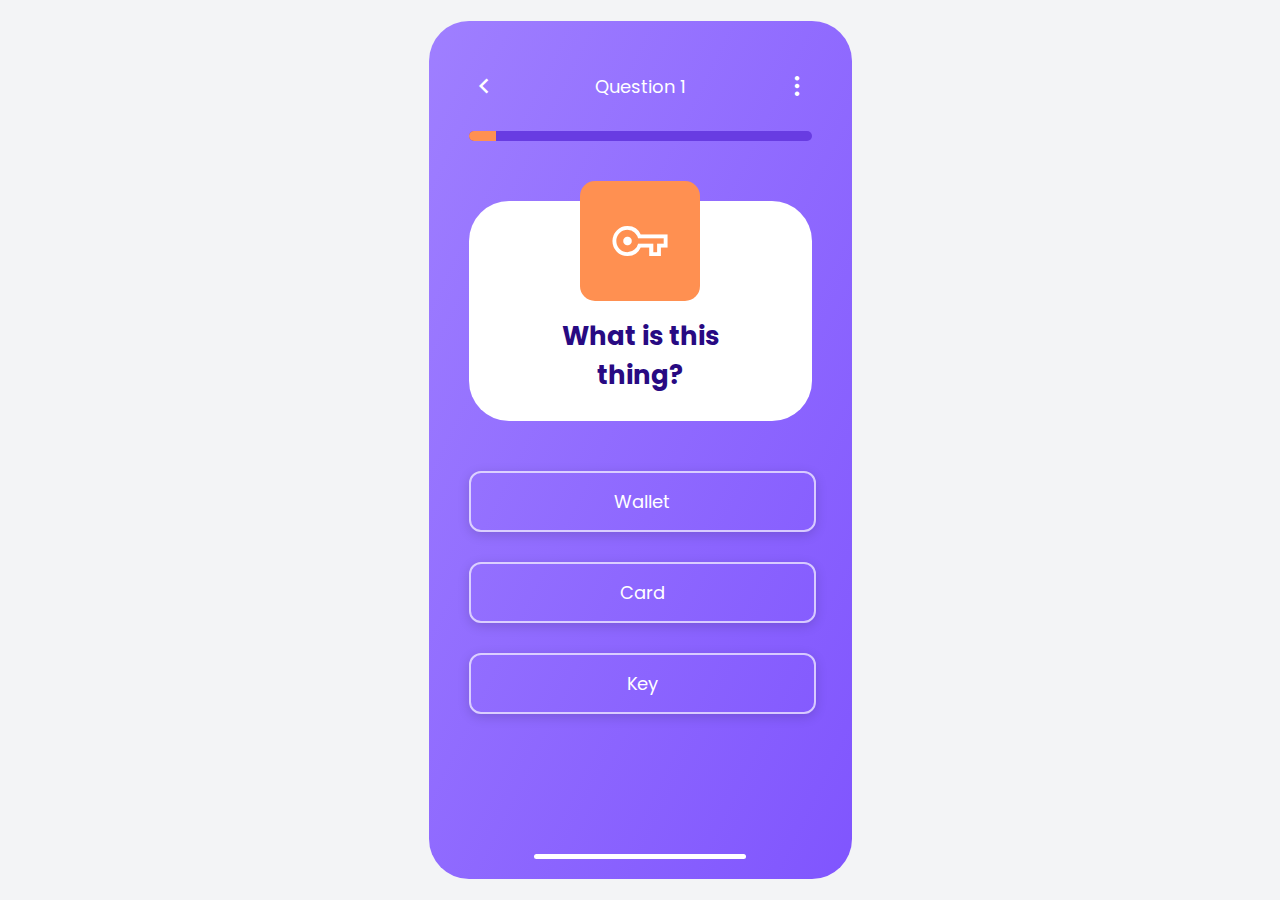
<file: index.html>
<!DOCTYPE html>
<html lang="en">
<head>
    <meta charset="UTF-8">
    <meta name="viewport" content="width=device-width, initial-scale=1.0">
    <title>Quiz Game</title>
    <link rel="stylesheet" href="style.css">
    <link rel="stylesheet"
        href="https://fonts.googleapis.com/css2?family=Material+Symbols+Outlined:opsz,wght,FILL,GRAD@20..48,100..700,0..1,-50..200" />
</head>
<body>
    <div class="quiz-container" id="quiz">
        <div class="quiz-header">
            <span class="material-symbols-outlined">chevron_left</span>
            <span class="question-label">Question 1</span>
            <span class="material-symbols-outlined">more_vert</span>
        </div>
        <div id="timer">
            <div id="progress-bar"></div>
        </div>
        <div class="question-container">
            <div class="question-icon">
                <span id="question-icon" class="material-symbols-outlined">
                </span>
            </div>
            <span class="whatIs-label"> What is this thing?</span>
        </div>
        <div id="answers-container" class="answers-container">
        </div>
        <div class="mobileButton"></div>
    </div>
    <div id="result-container"></div>
    <script src="script.js"></script>
</body>
</html>
</file>
<file: style.css>
@import url('https://fonts.googleapis.com/css2?family=Lato:wght@900&family=Poppins:wght@300;400;500;600;700;800;900&display=swap');

* {
    font-family: 'Poppins', sans-serif;
}

body {
    background-color: #f3f4f6;
    display: flex;
    justify-content: center;
    align-items: center;
    height: 100vh;
    margin: 0;
}

.quiz-container {
    width: 423px;
    height: 858px;
    border-radius: 40px;
    background: linear-gradient(to bottom right,
                #9F7FFF 0%,
                #8055FE 100%);
    padding: 0px 40px;
    box-sizing: border-box;
    overflow: hidden;
    position: relative;
}

.quiz-header {  
   width: 100%;
   margin-top: 50px;
   display: flex;
   justify-content: space-between;
   align-items: center;
   box-sizing: border-box;
}

.quiz-header  .material-symbols-outlined{
    font-size: 30px !important;
    color: white;
    cursor: pointer;
}

.quiz-header .question-label {
    font-size: 18px !important;
    font-weight: 400;
    color: white;
}

#timer {
    width: 100%;
    height: 10px;
    background-color: #683ce2;
    border-radius: 10px;
    overflow: hidden;
    margin-top: 30px;
}

#progress-bar {
    height: 100%;
    background-color: #FF9051;
    width: 0%;
    transition: width 0.1s linear;
}

.question-container{
    width: 100%;
    height: 220px;
    background-color: white;
    border-radius: 40px;
    margin-top: 60px;
    display: flex;
    justify-content: center;
    align-items: center;
    position: relative;
}

.question-container .whatIs-label{
    width: 50%;
    margin-top: 90px;
    text-align: center;
    font-size: 26px !important;
    font-weight: 700;
    color: #280A82;
}

.question-container .question-icon{
    position: absolute;
    top: -20px;
    width: 120px;
    height: 120px;
    border-radius: 15px;
    background-color: #FF9051;
    display: flex;
    justify-content: center;
    align-items: center;
}

.question-container .question-icon span {
   color: white;
   font-size: 60px;
}

.answers-container{
    margin-top: 50px;
    display: flex;
    flex-direction: column;
    gap: 30px;
}

.answer{
    width: 100%;
    text-align: center;
    border: solid 2px rgba(255, 255, 255, 0.671);
    border-radius: 12px;
    padding: 15px 0px;
    font-size: 18px;
    color: white;
    cursor: pointer;
    box-shadow: 0px 3px 12px rgba(0, 0, 0, 0.15);
}

.correct{
    background-color: #31b980;
    color: white;
}

.incorrect{
    background-color: #ec2222;
    color: white;
}

.mobileButton{
    position: absolute;
    bottom: 20px;
    left: 25%;
    height: 5px;
    width: 50%;
    border-radius: 12px;
    background-color: white;
    cursor: pointer;
}

.result-buttons{
    position: absolute;
    bottom: 100px;
    left: 0;
    width: calc(100% - 80px);
    margin: 0px 40px;
    display: flex;
    flex-direction: column;
    gap: 30px;
}

.result-buttons span {
    width: 100%;
    text-align: center;
    border: solid 2px rgba(255, 255, 255, 0.671);
    border-radius: 12px;
    padding: 15px 0px;
    font-size: 18px;
    color: white;
    cursor: pointer;
    box-shadow: 0px 3px 12px rgba(0, 0, 0, 0.15);
}

.next-buutton{
    background-color: #FF9051;
}

.again-button {
    background-color: #ffffff63;
}

.result-container{
    display: flex;
    flex-direction: column;
    justify-content: center;
    align-items: center;
    margin-top: 70px;
}

.result-message{
    font-size: 24px !important;
    font-weight: 700;
    color: white;
    margin-bottom: 10px;
}

.stars{
    display: flex;
    align-items: center;
    margin-top: -20px;
}

.star{
    font-size: 38px !important;
    font-variation-settings: 'FILL' 1 !important;
    color: #280a8269;
    filter: drop-shadow(
        0 0 9px rgba(0, 0, 0, .5)
    )
}

.center-star{
    font-size: 58px !important;
}

.full{
    color: #FFE55A;
}

.points-earned{
    font-size: 16px !important;
    font-weight: 400;
    color: white;
    margin-top: 20px;
}

.questionImg{
    margin-top: 90px;
}

.start-container{
    margin-top: 40px;
    background-color: white;
    border-radius: 40px;
    padding: 20px;
    display: flex;
    flex-direction: column;
    box-shadow: 0px 6px 12px rgba(0, 0, 0, 0.2);
}

.start-container h1{
    text-align: center;
    color: #280A82;
}


.start-container span {
    text-align: center;
    color: #A7A7A7;
    font-size: 14px;
}

.start-container button {
    background-color: #FF9051;
    border: none;
    width: 50%;
    position: relative;
    bottom: -40px;
    left: 25%;
    border-radius: 40px;
    color: white;
    font-size: 18px;
    padding: 10px;
    cursor: pointer;
    box-shadow: 0px 6px 12px rgba(0, 0, 0, 0.2);
}
</file>
